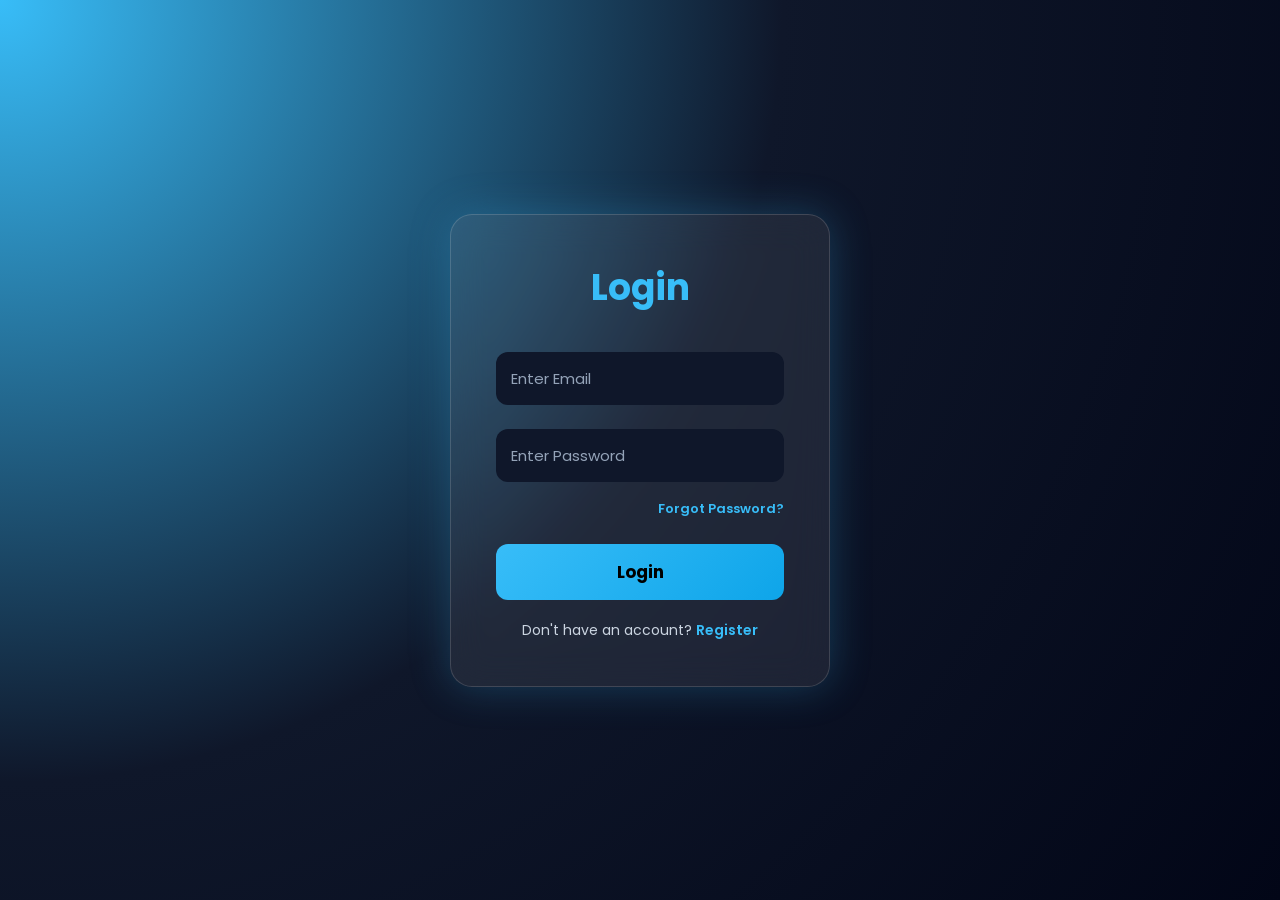
<file: Task3/index.html>
<!DOCTYPE html>
<html lang="en">
<head>
    <meta charset="UTF-8">
    <meta name="viewport" content="width=device-width, initial-scale=1.0">

    <title>VendorBridge ERP - Login</title>

    <link rel="stylesheet" href="style.css">

    <link href="https://fonts.googleapis.com/css2?family=Poppins:wght@300;400;600;700&display=swap" rel="stylesheet">
</head>
<body>

    <div class="auth-box">

        <h1>Login</h1>

        <form action="#" method="POST">

            <input
                type="email"
                name="email"
                placeholder="Enter Email"
                required
            >

            <input
                type="password"
                name="password"
                placeholder="Enter Password"
                required
            >

            <a href="#" class="forgot">
                Forgot Password?
            </a>

            <button type="submit">
                Login
            </button>

        </form>

        <p>
            Don't have an account?
            <a href="register.html">Register</a>
        </p>

    </div>

</body>
</html>
</file>
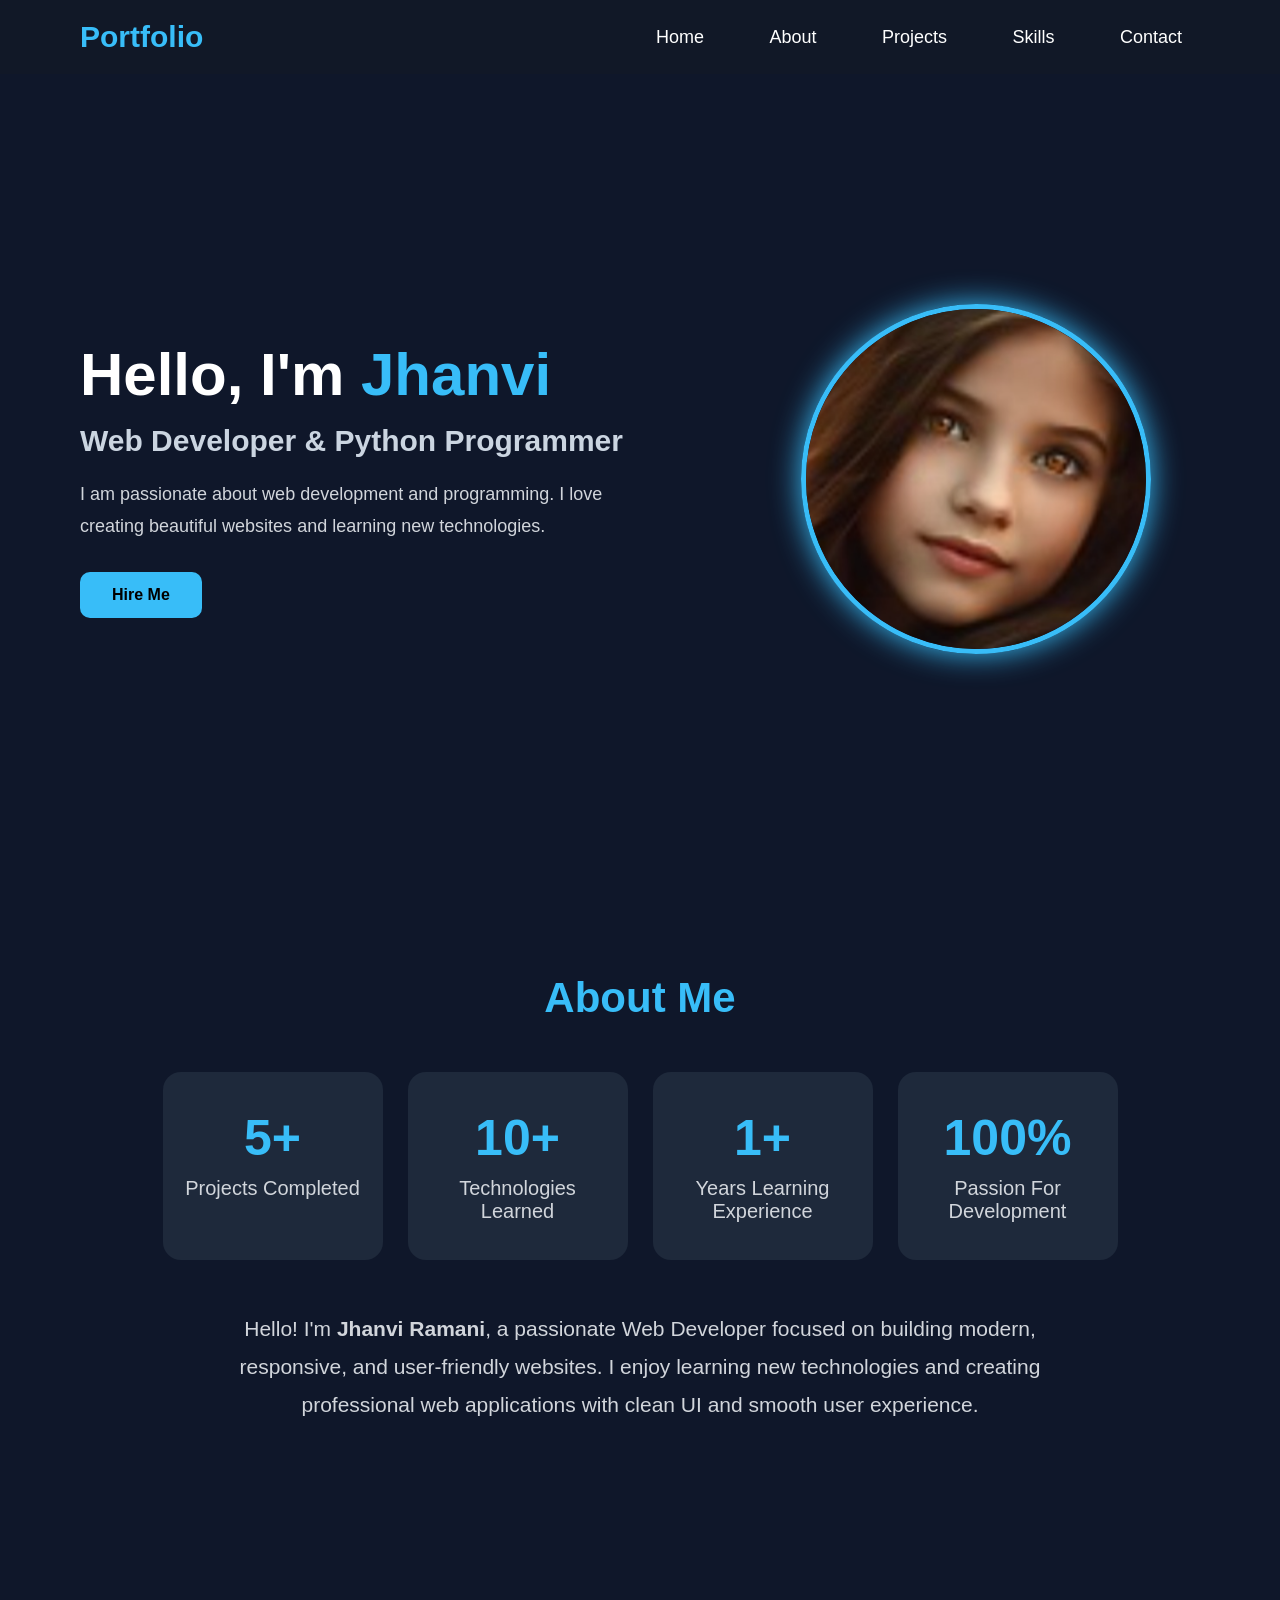
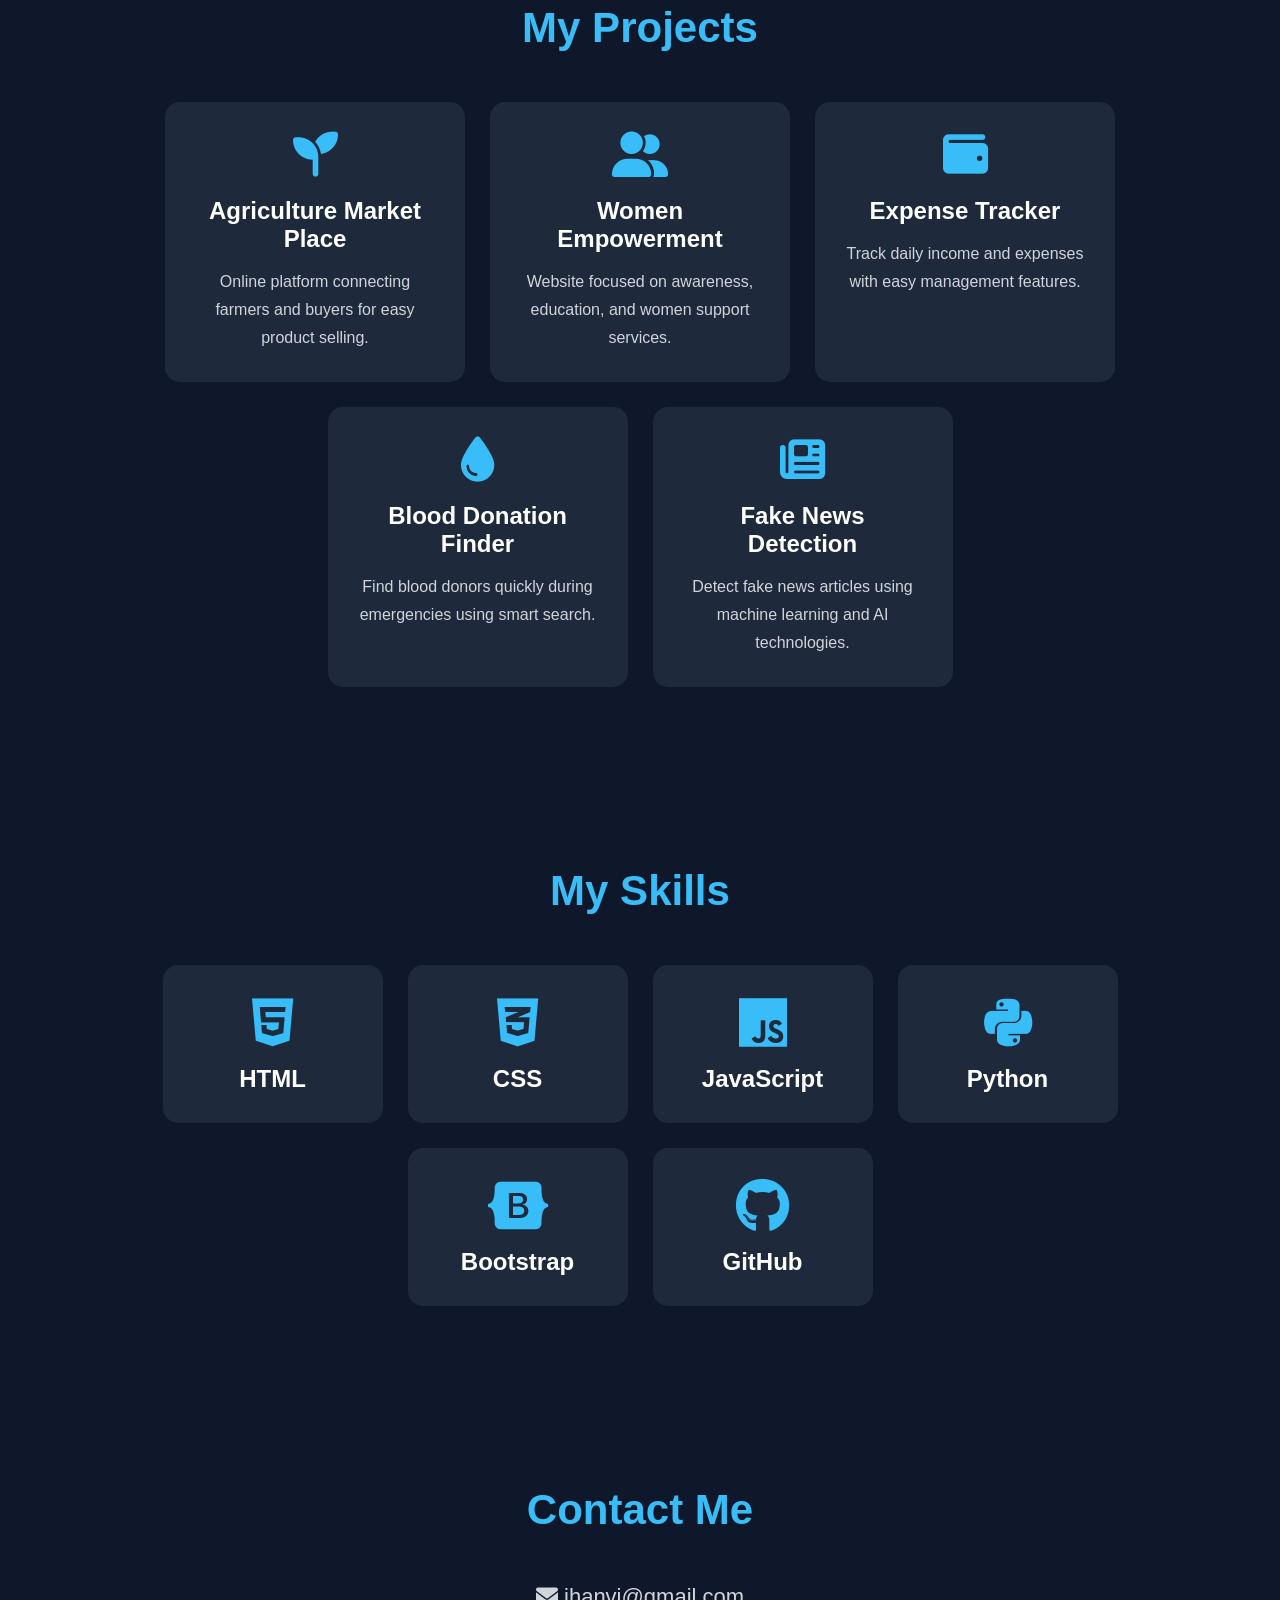
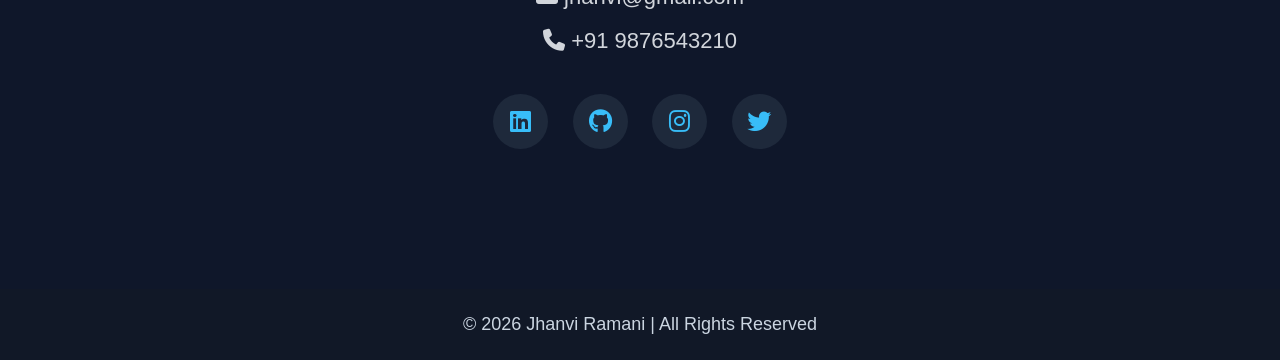
<file: Task1/portfolio/index.html>
<!DOCTYPE html>
<html lang="en">

<head>
    <meta charset="UTF-8">
    <meta name="viewport" content="width=device-width, initial-scale=1.0">
    <title>Personal Portfolio</title>

    <!-- CSS FILE -->
    <link rel="stylesheet" href="style.css">

    <!-- FONT AWESOME ICONS -->
    <link rel="stylesheet"
        href="https://cdnjs.cloudflare.com/ajax/libs/font-awesome/6.5.1/css/all.min.css">
</head>

<body>

    <!-- HEADER -->

    <header>

        <div class="logo">Portfolio</div>

        <nav>
            <a href="#home">Home</a>
            <a href="#about">About</a>
            <a href="#project">Projects</a>
            <a href="#skills">Skills</a>
            <a href="#contact">Contact</a>
        </nav>

    </header>

    <!-- HOME SECTION -->

    <section class="home" id="home">

        <div class="home-text">

            <h1>Hello, I'm <span>Jhanvi</span></h1>

            <h3>Web Developer & Python Programmer</h3>

            <p>
                I am passionate about web development and programming.
                I love creating beautiful websites and learning new technologies.
            </p>

            <a href="#contact" class="btn">Hire Me</a>

        </div>

        <div class="home-image">

            <img src="image.png" alt="Profile Photo">

        </div>

    </section>
<section class="about" id="about">

    <h2 class="title">About Me</h2>

    <div class="about-container">

        <div class="about-card">
            <h1>5+</h1>
            <p>Projects Completed</p>
        </div>

        <div class="about-card">
            <h1>10+</h1>
            <p>Technologies Learned</p>
        </div>

        <div class="about-card">
            <h1>1+</h1>
            <p>Years Learning Experience</p>
        </div>

        <div class="about-card">
            <h1>100%</h1>
            <p>Passion For Development</p>
        </div>

    </div>

    <div class="about-text">

        <p>
            Hello! I'm <strong>Jhanvi Ramani</strong>, a passionate Web Developer
            focused on building modern, responsive, and user-friendly websites.
            I enjoy learning new technologies and creating professional web
            applications with clean UI and smooth user experience.
        </p>

    </div>

</section>

    <!-- PROJECT SECTION -->

    <section id="project">

        <h2 class="title">My Projects</h2>

        <div class="project-container">

            <div class="project-box">
                <i class="fa-solid fa-seedling"></i>
                <h3>Agriculture Market Place</h3>
                <p>
                    Online platform connecting farmers and buyers
                    for easy product selling.
                </p>
            </div>

            <div class="project-box">
                <i class="fa-solid fa-user-group"></i>
                <h3>Women Empowerment</h3>
                <p>
                    Website focused on awareness, education,
                    and women support services.
                </p>
            </div>

            <div class="project-box">
                <i class="fa-solid fa-wallet"></i>
                <h3>Expense Tracker</h3>
                <p>
                    Track daily income and expenses with
                    easy management features.
                </p>
            </div>

            <div class="project-box">
                <i class="fa-solid fa-droplet"></i>
                <h3>Blood Donation Finder</h3>
                <p>
                    Find blood donors quickly during emergencies
                    using smart search.
                </p>
            </div>

            <div class="project-box">
                <i class="fa-solid fa-newspaper"></i>
                <h3>Fake News Detection</h3>
                <p>
                    Detect fake news articles using machine learning
                    and AI technologies.
                </p>
            </div>

        </div>

    </section>

    <!-- SKILLS SECTION -->

    <section id="skills">

        <h2 class="title">My Skills</h2>

        <div class="skills-container">

            <div class="skill-box">
                <i class="fa-brands fa-html5"></i>
                <h3>HTML</h3>
            </div>

            <div class="skill-box">
                <i class="fa-brands fa-css3-alt"></i>
                <h3>CSS</h3>
            </div>

            <div class="skill-box">
                <i class="fa-brands fa-js"></i>
                <h3>JavaScript</h3>
            </div>

            <div class="skill-box">
                <i class="fa-brands fa-python"></i>
                <h3>Python</h3>
            </div>

            <div class="skill-box">
                <i class="fa-brands fa-bootstrap"></i>
                <h3>Bootstrap</h3>
            </div>

            <div class="skill-box">
                <i class="fa-brands fa-github"></i>
                <h3>GitHub</h3>
            </div>

        </div>

    </section>

    <!-- CONTACT SECTION -->

    <section class="contact" id="contact">

        <h2 class="title">Contact Me</h2>

        <p>
            <i class="fa-solid fa-envelope"></i>
            jhanvi@gmail.com
        </p>

        <p>
            <i class="fa-solid fa-phone"></i>
            +91 9876543210
        </p>

        <div class="social-icons">

            <a href="#">
                <i class="fa-brands fa-linkedin"></i>
            </a>

            <a href="#">
                <i class="fa-brands fa-github"></i>
            </a>

            <a href="#">
                <i class="fa-brands fa-instagram"></i>
            </a>

            <a href="#">
                <i class="fa-brands fa-twitter"></i>
            </a>

        </div>

    </section>

    <!-- FOOTER -->

    <footer>

        <p>
            © 2026 Jhanvi Ramani | All Rights Reserved
        </p>

    </footer>

</body>

</html>
</file>
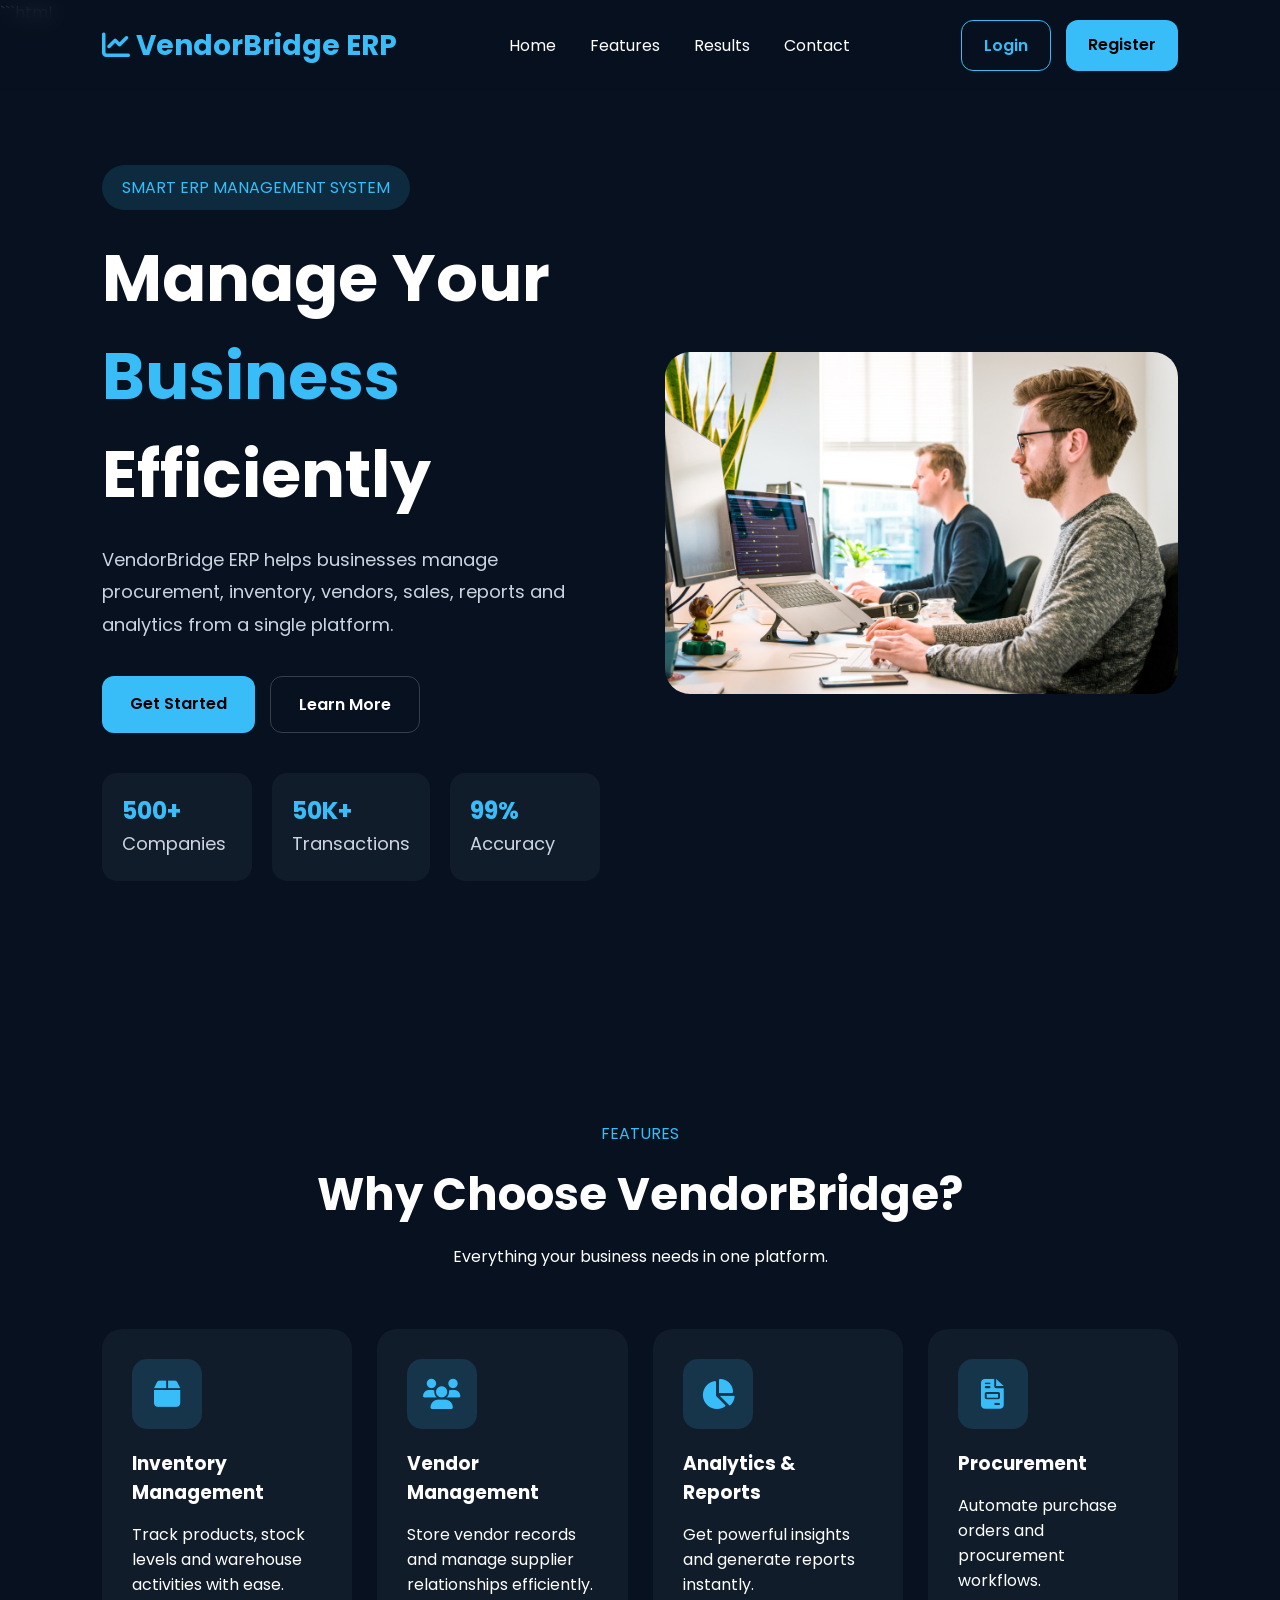
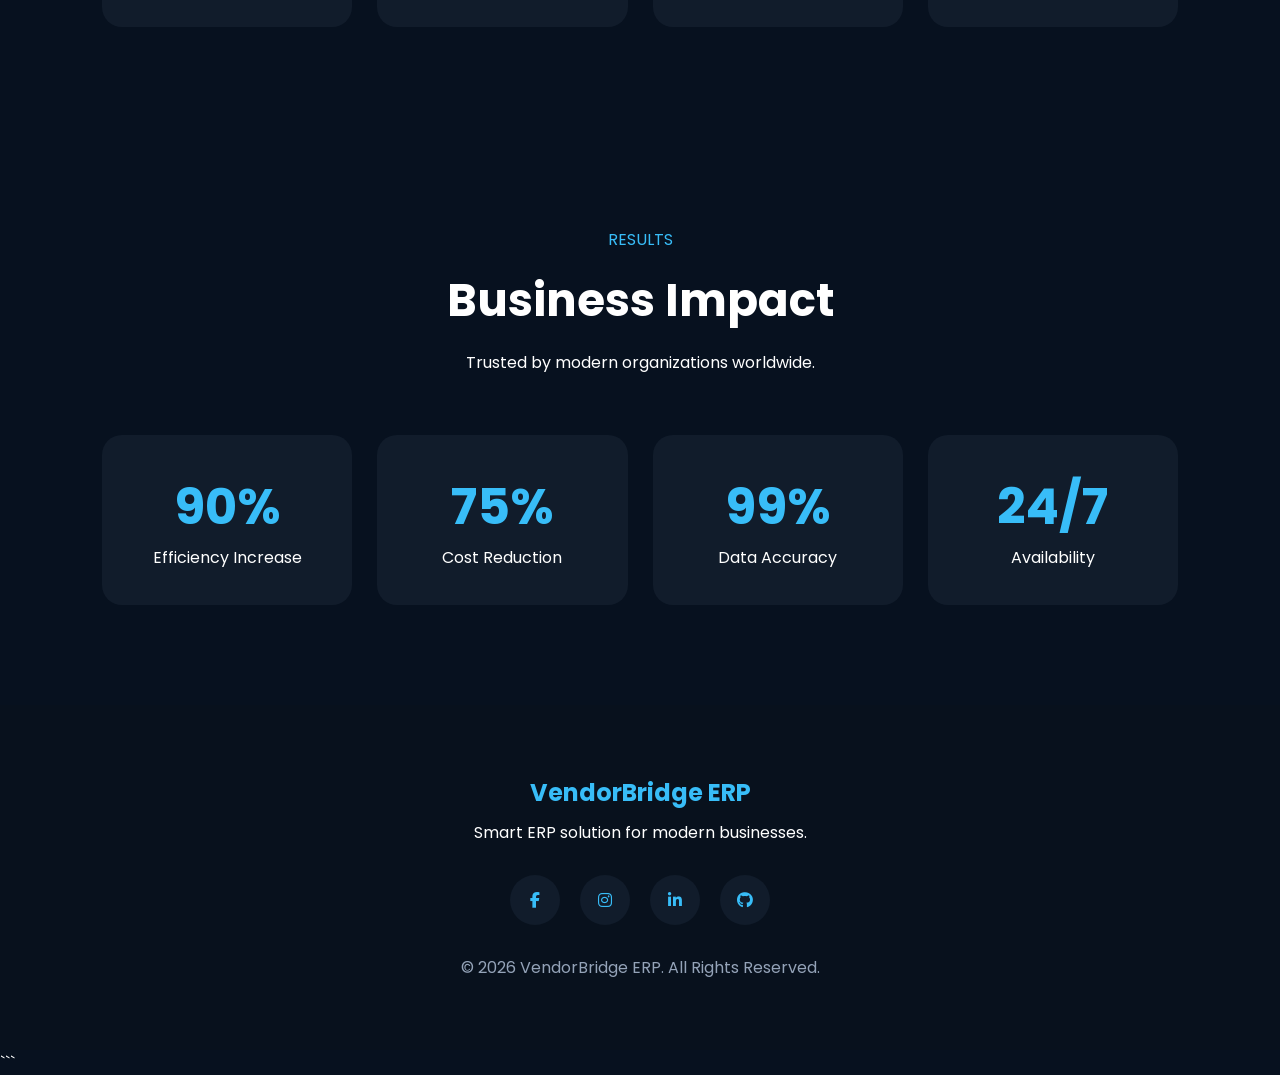
<file: Task2/landing__page/index.html>
```html
<!DOCTYPE html>
<html lang="en">
<head>
    <meta charset="UTF-8">
    <meta name="viewport" content="width=device-width, initial-scale=1.0">
    <title>VendorBridge ERP</title>

    <link rel="stylesheet" href="style.css">

    <link href="https://fonts.googleapis.com/css2?family=Poppins:wght@300;400;600;700;800&display=swap" rel="stylesheet">

    <link rel="stylesheet"
    href="https://cdnjs.cloudflare.com/ajax/libs/font-awesome/6.5.1/css/all.min.css">
</head>

<body>

<header>

    <div class="logo">
        <i class="fa-solid fa-chart-line"></i>
        VendorBridge ERP
    </div>

    <nav>
        <a href="#">Home</a>
        <a href="#features">Features</a>
        <a href="#results">Results</a>
        <a href="#footer">Contact</a>
    </nav>

    <div class="nav-buttons">
        <a href="login.html" class="login-btn">Login</a>
        <a href="register.html" class="register-btn">Register</a>
    </div>

</header>

<section class="hero">

    <div class="hero-content">

        <div class="tagline">
            SMART ERP MANAGEMENT SYSTEM
        </div>

        <h1>
            Manage Your
            <span>Business</span>
            Efficiently
        </h1>

        <p>
            VendorBridge ERP helps businesses manage procurement,
            inventory, vendors, sales, reports and analytics
            from a single platform.
        </p>

        <div class="hero-buttons">
            <a href="register.html" class="primary-btn">
                Get Started
            </a>

            <a href="#features" class="secondary-btn">
                Learn More
            </a>
        </div>

        <div class="hero-stats">

            <div class="stat-box">
                <h2>500+</h2>
                <p>Companies</p>
            </div>

            <div class="stat-box">
                <h2>50K+</h2>
                <p>Transactions</p>
            </div>

            <div class="stat-box">
                <h2>99%</h2>
                <p>Accuracy</p>
            </div>

        </div>

    </div>

    <div class="hero-image">

        <img
        src="image.png"
        alt="ERP Dashboard">

    </div>

</section>

<section id="features">

    <div class="section-heading">
        <span>FEATURES</span>
        <h2>Why Choose VendorBridge?</h2>
        <p>
            Everything your business needs in one platform.
        </p>
    </div>

    <div class="features-container">

        <div class="feature-card">

            <div class="icon-box">
                <i class="fa-solid fa-box"></i>
            </div>

            <h3>Inventory Management</h3>

            <p>
                Track products, stock levels and warehouse
                activities with ease.
            </p>

        </div>

        <div class="feature-card">

            <div class="icon-box">
                <i class="fa-solid fa-users"></i>
            </div>

            <h3>Vendor Management</h3>

            <p>
                Store vendor records and manage supplier
                relationships efficiently.
            </p>

        </div>

        <div class="feature-card">

            <div class="icon-box">
                <i class="fa-solid fa-chart-pie"></i>
            </div>

            <h3>Analytics & Reports</h3>

            <p>
                Get powerful insights and generate reports
                instantly.
            </p>

        </div>

        <div class="feature-card">

            <div class="icon-box">
                <i class="fa-solid fa-file-invoice"></i>
            </div>

            <h3>Procurement</h3>

            <p>
                Automate purchase orders and procurement
                workflows.
            </p>

        </div>

    </div>

</section>

<section id="results">

    <div class="section-heading">
        <span>RESULTS</span>
        <h2>Business Impact</h2>
        <p>
            Trusted by modern organizations worldwide.
        </p>
    </div>

    <div class="results-container">

        <div class="result-card">
            <h1>90%</h1>
            <p>Efficiency Increase</p>
        </div>

        <div class="result-card">
            <h1>75%</h1>
            <p>Cost Reduction</p>
        </div>

        <div class="result-card">
            <h1>99%</h1>
            <p>Data Accuracy</p>
        </div>

        <div class="result-card">
            <h1>24/7</h1>
            <p>Availability</p>
        </div>

    </div>

</section>

<footer id="footer">

    <div class="footer-content">

        <div class="footer-logo">
            <h2>VendorBridge ERP</h2>

            <p>
                Smart ERP solution for modern businesses.
            </p>
        </div>

        <div class="social-icons">

            <a href="#"><i class="fab fa-facebook-f"></i></a>

            <a href="#"><i class="fab fa-instagram"></i></a>

            <a href="#"><i class="fab fa-linkedin-in"></i></a>

            <a href="#"><i class="fab fa-github"></i></a>

        </div>

        <p class="copyright">
            © 2026 VendorBridge ERP. All Rights Reserved.
        </p>

    </div>

</footer>

</body>
</html>
```
</file>
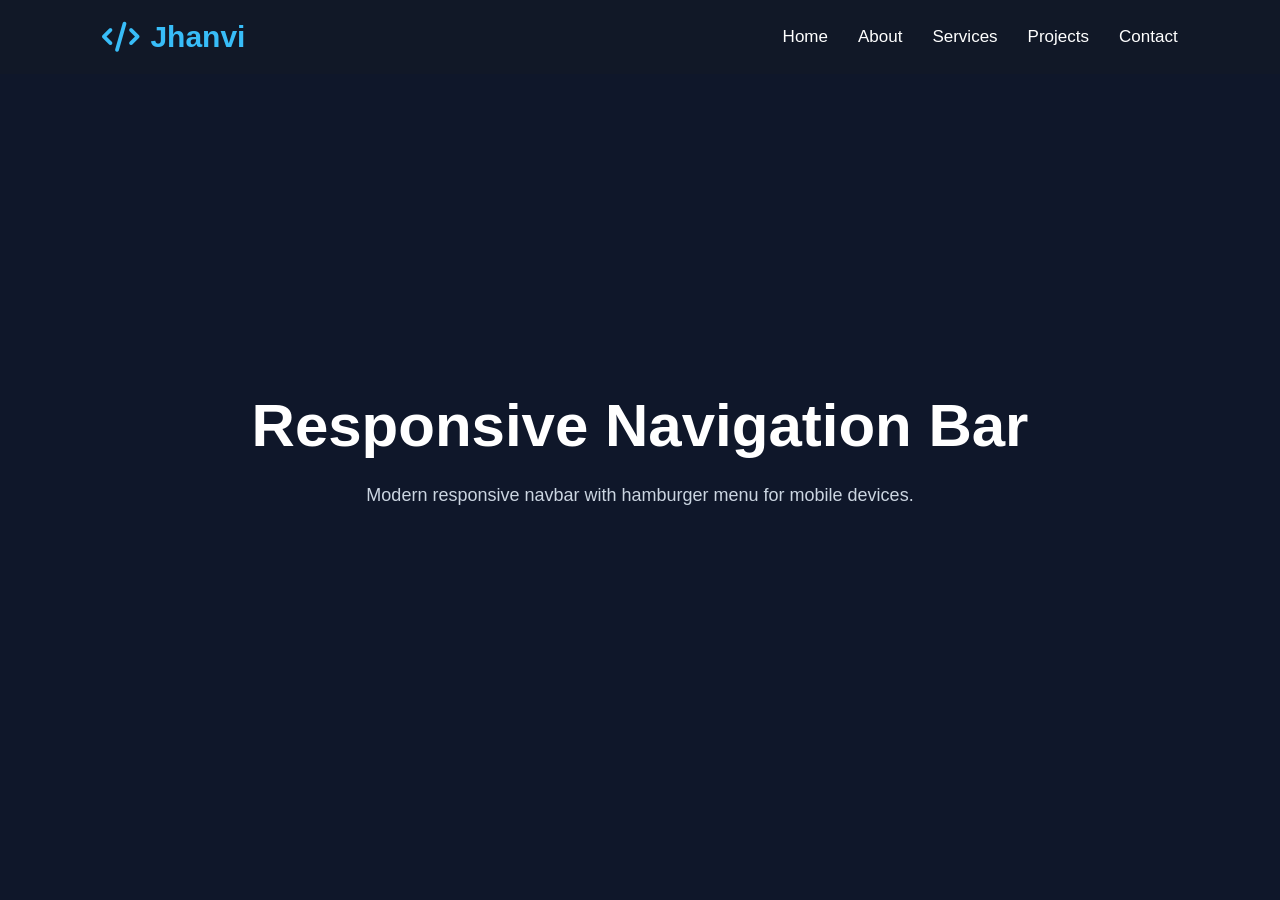
<file: Task4/Navigation_bar/index.html>
<!DOCTYPE html>
<html lang="en">

<head>

    <meta charset="UTF-8">

    <meta name="viewport" content="width=device-width, initial-scale=1.0">

    <title>Responsive Navbar</title>

    <!-- CSS -->
    <link rel="stylesheet" href="style.css">

    <!-- FONT AWESOME -->
    <link rel="stylesheet"
        href="https://cdnjs.cloudflare.com/ajax/libs/font-awesome/6.5.1/css/all.min.css">

</head>

<body>

    <!-- NAVBAR -->

    <header>

        <!-- LOGO -->

        <div class="logo">

            <i class="fa-solid fa-code"></i>

            Jhanvi

        </div>

        <!-- NAV MENU -->

        <nav id="navbar">

            <a href="#">Home</a>

            <a href="#">About</a>

            <a href="#">Services</a>

            <a href="#">Projects</a>

            <a href="#">Contact</a>

        </nav>

        <!-- HAMBURGER -->

        <div class="menu-icon" id="menuIcon">

            <i class="fa-solid fa-bars"></i>

        </div>

    </header>

    <!-- HERO SECTION -->

    <section class="hero">

        <h1>Responsive Navigation Bar</h1>

        <p>
            Modern responsive navbar with hamburger menu for mobile devices.
        </p>

    </section>

    <!-- JAVASCRIPT -->

    <script>

        const menuIcon = document.getElementById("menuIcon");

        const navbar = document.getElementById("navbar");

        menuIcon.onclick = () => {

            navbar.classList.toggle("active");

        }

    </script>

</body>

</html>
</file>
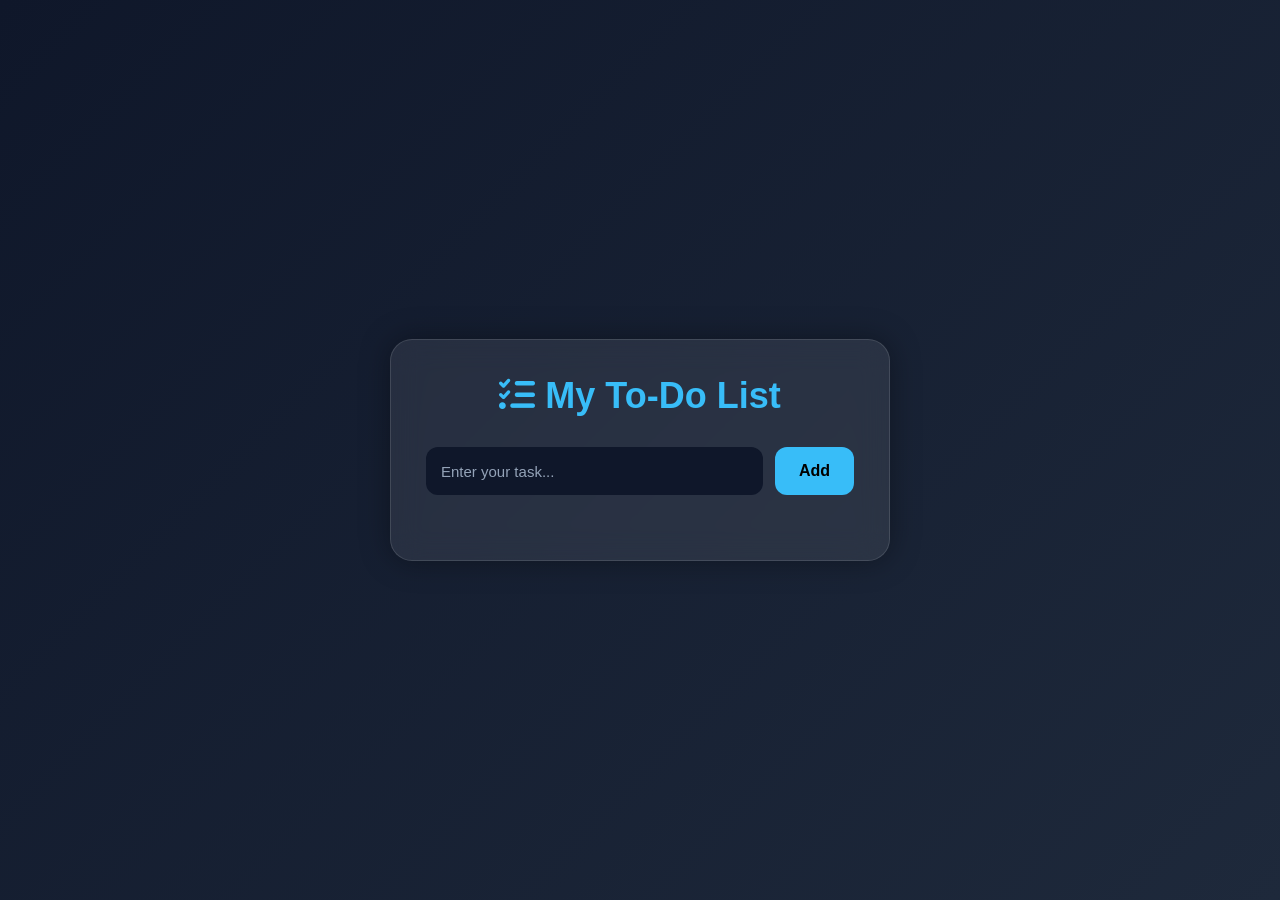
<file: Task5/to-do-list/index.html>
<!DOCTYPE html>
<html lang="en">

<head>

    <meta charset="UTF-8">

    <meta name="viewport" content="width=device-width, initial-scale=1.0">

    <title>To-Do List App</title>

    <!-- CSS -->
    <link rel="stylesheet" href="style.css">

    <!-- FONT AWESOME -->
    <link rel="stylesheet"
        href="https://cdnjs.cloudflare.com/ajax/libs/font-awesome/6.5.1/css/all.min.css">

</head>

<body>

    <!-- MAIN CONTAINER -->

    <div class="container">

        <!-- TODO BOX -->

        <div class="todo-box">

            <h1>
                <i class="fa-solid fa-list-check"></i>
                My To-Do List
            </h1>

            <!-- INPUT AREA -->

            <div class="input-area">

                <input type="text" id="taskInput"
                    placeholder="Enter your task...">

                <button onclick="addTask()">
                    Add
                </button>

            </div>

            <!-- TASK LIST -->

            <ul id="taskList"></ul>

        </div>

    </div>

    <!-- JAVASCRIPT -->
    <script src="script.js"></script>

</body>

</html>
</file>
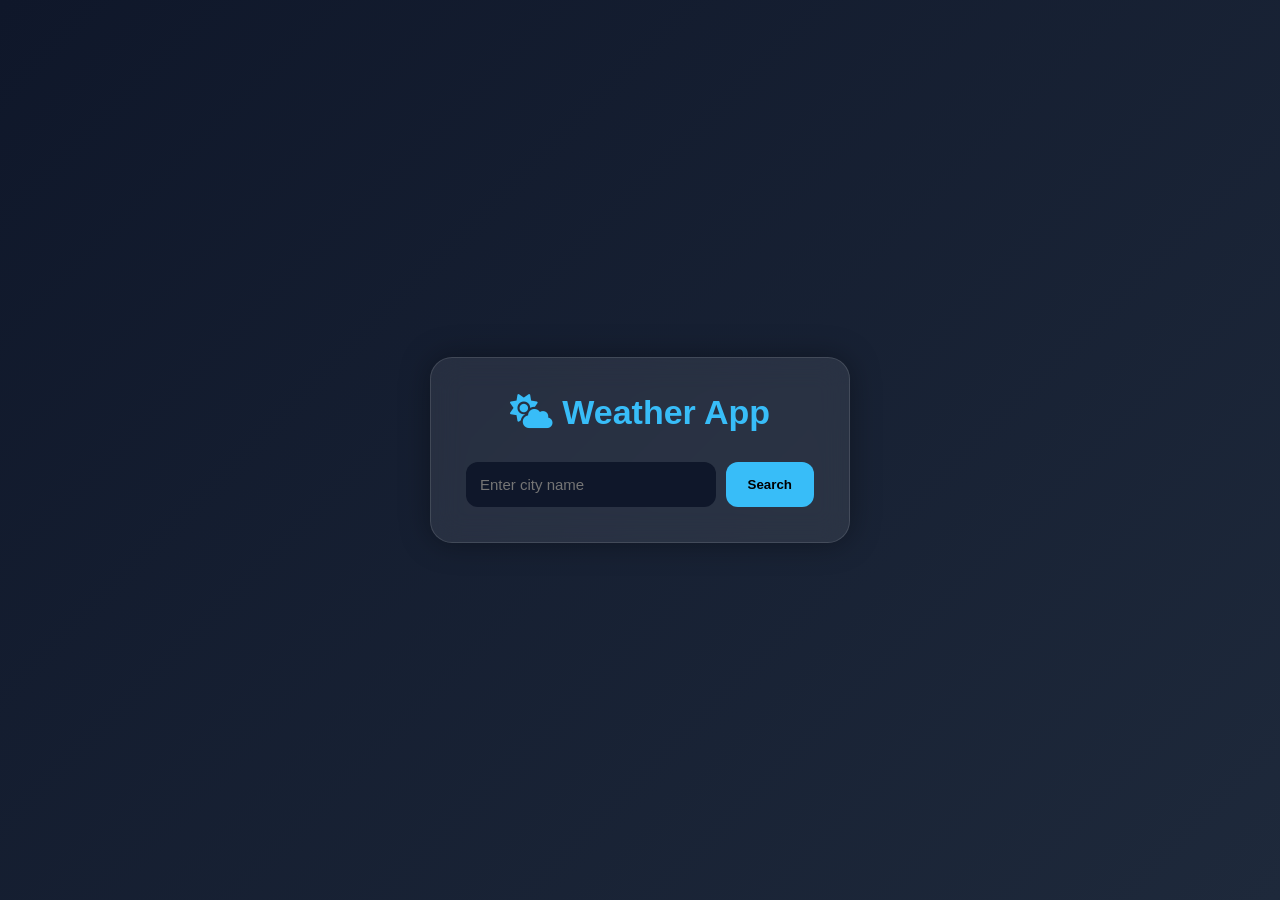
<file: Task6/api_integration/index.html>
<!DOCTYPE html>
<html lang="en">

<head>

    <meta charset="UTF-8">

    <meta name="viewport"
        content="width=device-width, initial-scale=1.0">

    <title>Weather App</title>

    <!-- CSS -->
    <link rel="stylesheet" href="style.css">

    <!-- FONT AWESOME -->
    <link rel="stylesheet"
        href="https://cdnjs.cloudflare.com/ajax/libs/font-awesome/6.5.1/css/all.min.css">

</head>

<body>

    <!-- MAIN CONTAINER -->

    <div class="container">

        <div class="weather-box">

            <h1>
                <i class="fa-solid fa-cloud-sun"></i>
                Weather App
            </h1>

            <!-- INPUT -->

            <div class="search-box">

                <input type="text"
                    id="cityInput"
                    placeholder="Enter city name">

                <button onclick="getWeather()">
                    Search
                </button>

            </div>

            <!-- LOADING -->

            <div id="loading" class="loading">
                Loading...
            </div>

            <!-- ERROR -->

            <div id="error" class="error">
                City not found!
            </div>

            <!-- WEATHER RESULT -->

            <div id="weatherResult" class="weather-result">

                <h2 id="cityName"></h2>

                <h3 id="temperature"></h3>

                <p id="description"></p>

                <p id="humidity"></p>

                <p id="wind"></p>

            </div>

        </div>

    </div>

    <!-- JS -->
    <script src="script.js"></script>

</body>

</html>
</file>
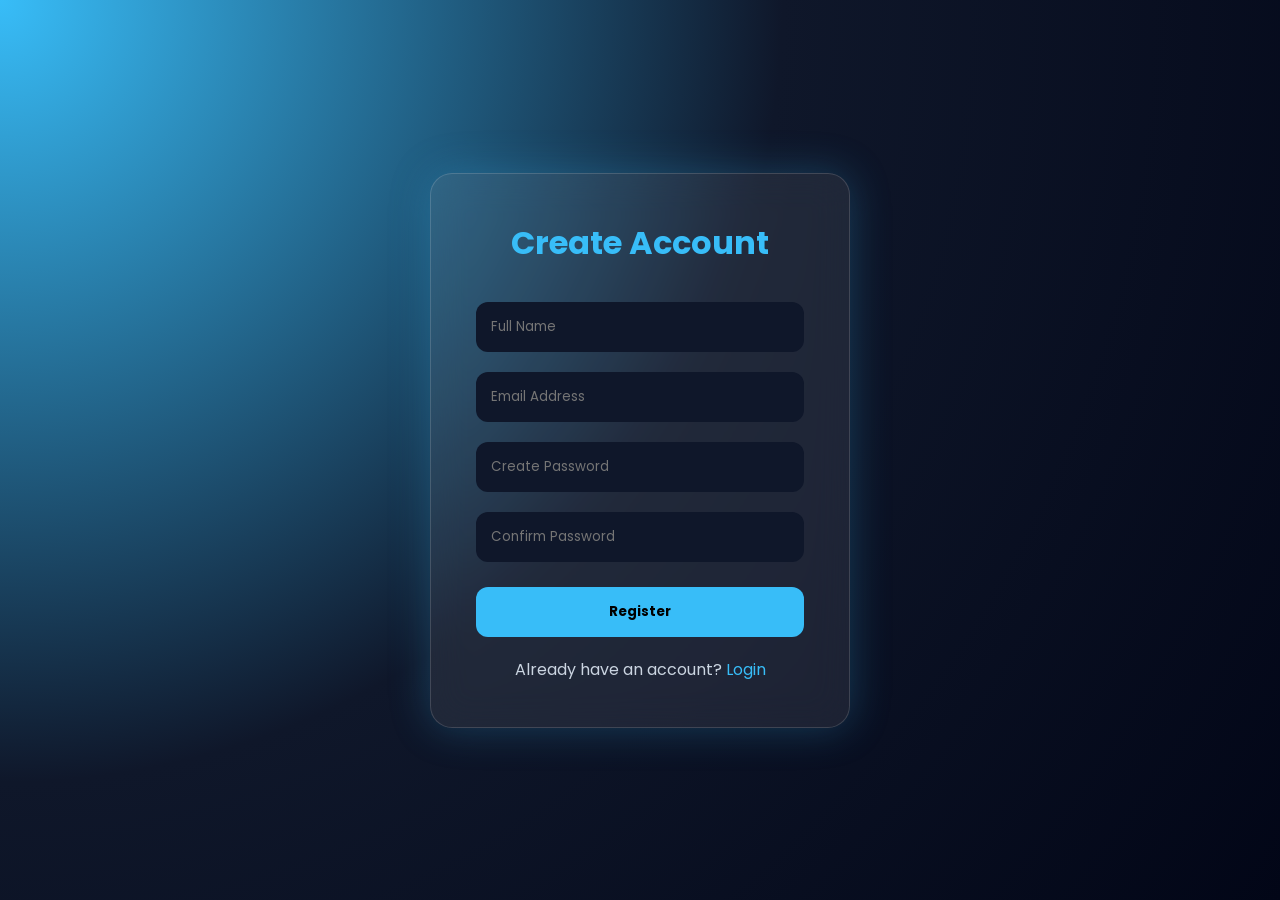
<file: Task2/landing__page/register.html>
<!DOCTYPE html>
<html lang="en">
<head>
<meta charset="UTF-8">
<meta name="viewport" content="width=device-width, initial-scale=1.0">

<title>Register</title>

<link rel="stylesheet" href="register.css">

<link href="https://fonts.googleapis.com/css2?family=Poppins:wght@300;400;600;700&display=swap" rel="stylesheet">
</head>

<body>

<div class="register-box">

    <h1>Create Account</h1>

    <form>

        <input type="text" placeholder="Full Name" required>

        <input type="email" placeholder="Email Address" required>

        <input type="password" placeholder="Create Password" required>

        <input type="password" placeholder="Confirm Password" required>

        <button type="submit">Register</button>

    </form>

    <p>
        Already have an account?
        <a href="login.html">Login</a>
    </p>

</div>

</body>
</html>
</file>
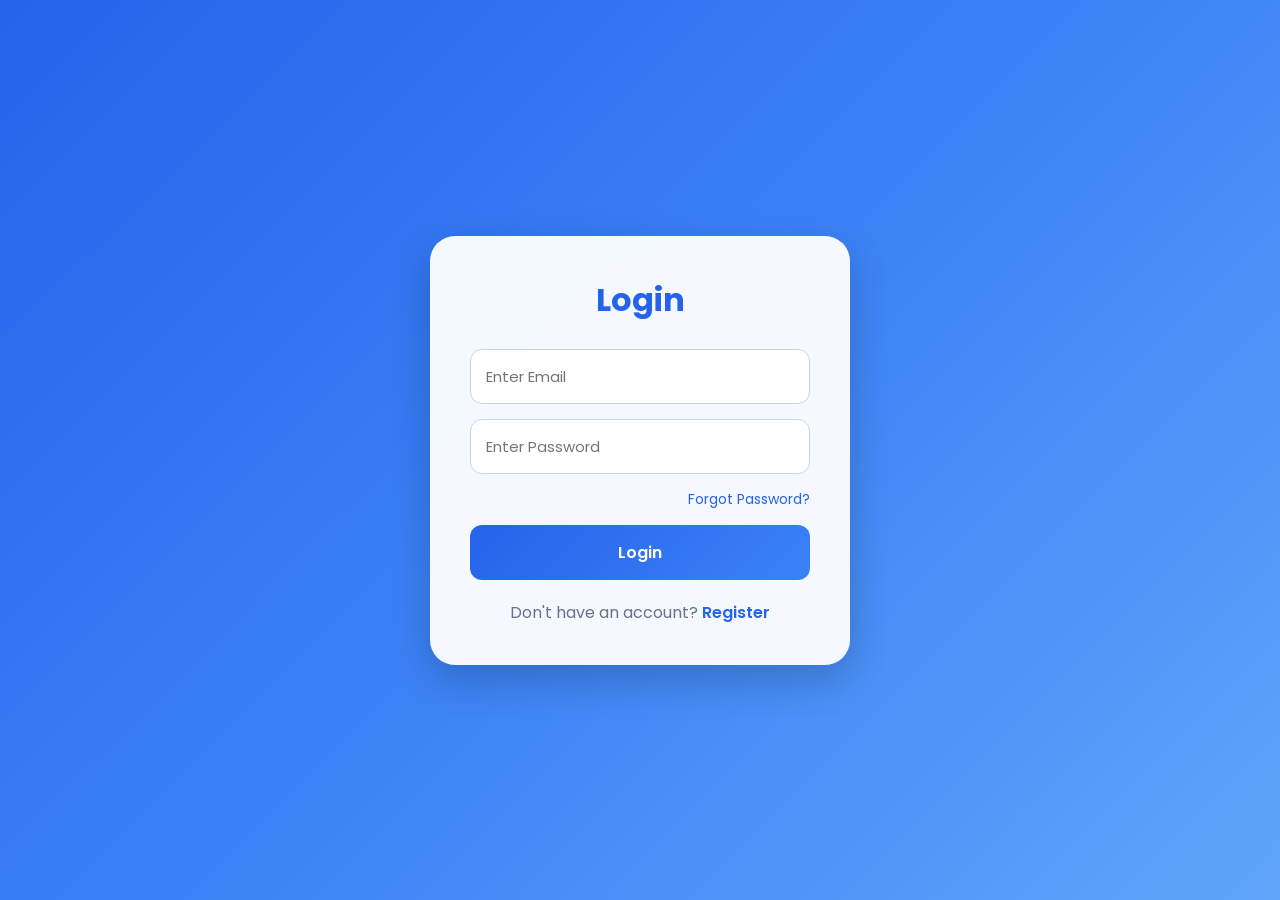
<file: Task7/multipage/login.html>
<!DOCTYPE html>
<html lang="en">
<head>
<meta charset="UTF-8">
<meta name="viewport" content="width=device-width, initial-scale=1.0">

<title>Login</title>

<link rel="stylesheet" href="login.css">

<link href="https://fonts.googleapis.com/css2?family=Poppins:wght@300;400;600;700&display=swap" rel="stylesheet">
</head>

<body>

<div class="auth-box">

<h1>Login</h1>

<form>

<input type="email" placeholder="Enter Email" required>

<input type="password" placeholder="Enter Password" required>

<a href="#" class="forgot">
Forgot Password?
</a>

<button type="submit">
Login
</button>

</form>

<p>
Don't have an account?
<a href="register.html">Register</a>
</p>

</div>

</body>
</html>
</file>
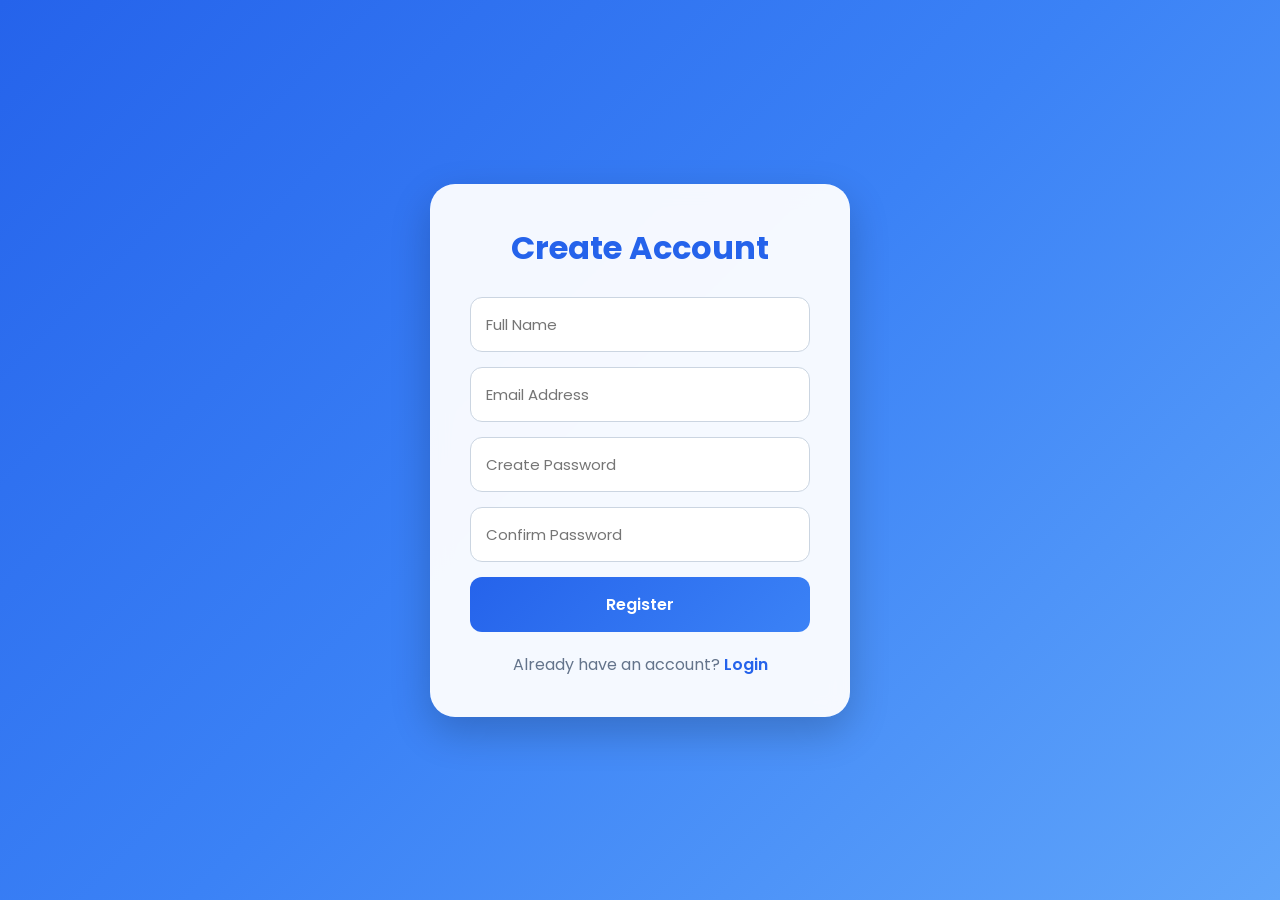
<file: Task7/multipage/register.html>
<!DOCTYPE html>
<html lang="en">
<head>
<meta charset="UTF-8">
<meta name="viewport" content="width=device-width, initial-scale=1.0">

<title>Register</title>

<link rel="stylesheet" href="login.css">

<link href="https://fonts.googleapis.com/css2?family=Poppins:wght@300;400;600;700&display=swap" rel="stylesheet">
</head>

<body>

<div class="auth-box">

<h1>Create Account</h1>

<form>

<input type="text" placeholder="Full Name" required>

<input type="email" placeholder="Email Address" required>

<input type="password" placeholder="Create Password" required>

<input type="password" placeholder="Confirm Password" required>

<button type="submit">
Register
</button>

</form>

<p>
Already have an account?
<a href="login.html">Login</a>
</p>

</div>

</body>
</html>
</file>
<file: Task3/style.css>
/* ================= GLOBAL ================= */

*{
    margin:0;
    padding:0;
    box-sizing:border-box;
    font-family:'Poppins', sans-serif;
}

/* ================= BACKGROUND ================= */

body{
    height:100vh;
    display:flex;
    justify-content:center;
    align-items:center;

    background: radial-gradient(circle at top left, #38bdf8, #0f172a, #020617);
}

/* ================= BOX ================= */

.auth-box{
    width:380px;
    padding:45px;
    border-radius:22px;

    background: rgba(255,255,255,0.08);
    backdrop-filter: blur(18px);

    border: 1px solid rgba(255,255,255,0.15);

    box-shadow: 0px 0px 40px rgba(56,189,248,0.25);

    text-align:center;
}

/* ================= TITLE ================= */

.auth-box h1{
    color:#38bdf8;
    font-size:36px;
    margin-bottom:25px;
}

/* ================= INPUT ================= */

.auth-box input{
    width:100%;
    padding:15px;
    margin:12px 0;

    border:none;
    outline:none;
    border-radius:12px;

    background:#0f172a;
    color:white;
    font-size:15px;

    transition:0.3s;
}

.auth-box input:focus{
    border:1px solid #38bdf8;
    box-shadow:0 0 10px rgba(56,189,248,0.4);
}

.auth-box input::placeholder{
    color:#94a3b8;
}

/* ================= FORGOT PASSWORD ================= */

.forgot{
    display:block;
    text-align:right;
    margin-top:5px;
    margin-bottom:15px;

    color:#38bdf8;
    font-size:13px;
    text-decoration:none;

    transition:0.3s;
}

.forgot:hover{
    color:white;
}

/* ================= BUTTON ================= */

.auth-box button{
    width:100%;
    padding:15px;
    margin-top:10px;

    border:none;
    border-radius:12px;

    background: linear-gradient(135deg, #38bdf8, #0ea5e9);
    color:black;

    font-size:17px;
    font-weight:700;

    cursor:pointer;
    transition:0.3s;
}

.auth-box button:hover{
    transform:translateY(-4px);
    box-shadow:0px 10px 25px rgba(56,189,248,0.35);
}

.auth-box button:active{
    transform:scale(0.96);
}

/* ================= TEXT ================= */

.auth-box p{
    margin-top:20px;
    color:#cbd5e1;
    font-size:14px;
}

.auth-box a{
    color:#38bdf8;
    text-decoration:none;
    font-weight:600;
}

.auth-box a:hover{
    color:white;
}

/* ================= INFO TEXT (FORGOT PAGE) ================= */

.info{
    color:#cbd5e1;
    font-size:13px;
    margin-bottom:15px;
    line-height:20px;
}

/* ================= RESPONSIVE ================= */

@media(max-width:450px){
    .auth-box{
        width:90%;
        padding:35px;
    }

    .auth-box h1{
        font-size:30px;
    }
}
</file>
<file: Task1/portfolio/style.css>
/* ================= GLOBAL ================= */

*{
    margin:0;
    padding:0;
    box-sizing:border-box;
    font-family: Arial, sans-serif;
    scroll-behavior:smooth;
}

body{
    background:#0f172a;
    color:white;
}

/* ================= HEADER ================= */

header{
    width:100%;
    background:#111827;
    padding:20px 80px;
    display:flex;
    justify-content:space-between;
    align-items:center;
    position:sticky;
    top:0;
    z-index:1000;
}

.logo{
    font-size:30px;
    font-weight:bold;
    color:#38bdf8;
    cursor:pointer;
}

/* ================= NAVBAR ================= */

nav a{
    color:white;
    text-decoration:none;
    margin-left:25px;
    font-size:18px;
    transition:0.3s;
    padding:10px 18px;
    border-radius:8px;
}

nav a:hover{
    background:#38bdf8;
    color:black;
}

nav a:active{
    transform:scale(0.90);
    background:white;
}

/* ================= HOME SECTION ================= */

.home{
    min-height:90vh;
    display:flex;
    align-items:center;
    justify-content:space-between;
    padding:50px 80px;
}

.home-text{
    width:50%;
}

.home-text h1{
    font-size:60px;
    margin-bottom:15px;
}

.home-text h1 span{
    color:#38bdf8;
}

.home-text h3{
    font-size:30px;
    margin-bottom:20px;
    color:#cbd5e1;
}

.home-text p{
    font-size:18px;
    line-height:32px;
    color:#d1d5db;
}

/* ================= BUTTON ================= */

.btn{
    display:inline-block;
    margin-top:30px;
    padding:14px 32px;
    background:#38bdf8;
    color:black;
    text-decoration:none;
    border-radius:10px;
    font-weight:bold;
    transition:0.3s;
}

.btn:hover{
    background:white;
    transform:translateY(-5px);
    box-shadow:0px 0px 15px #38bdf8;
}

.btn:active{
    transform:scale(0.92);
    background:#0ea5e9;
}

/* ================= IMAGE ================= */

.home-image{
    width:40%;
    display:flex;
    justify-content:center;
}

.home-image img{
    width:350px;
    height:350px;
    border-radius:50%;
    object-fit:cover;
    border:5px solid #38bdf8;
    box-shadow:0px 0px 30px #38bdf8;
    transition:0.5s;
}

.home-image img:hover{
    transform:scale(1.05);
}

/* ================= SECTION ================= */

section{
    padding:90px 80px;
}

.title{
    text-align:center;
    font-size:42px;
    margin-bottom:50px;
    color:#38bdf8;
}

/* ================= ABOUT SECTION ================= */

.about-container{
    display:flex;
    justify-content:center;
    flex-wrap:wrap;
    gap:25px;
    margin-bottom:50px;
}

.about-card{
    width:220px;
    background:#1e293b;
    padding:35px 20px;
    border-radius:18px;
    text-align:center;
    transition:0.3s;
    cursor:pointer;
    border:2px solid transparent;
}

.about-card h1{
    font-size:50px;
    color:#38bdf8;
    margin-bottom:10px;
}

.about-card p{
    font-size:20px;
    color:#d1d5db;
}

/* Hover Effect */

.about-card:hover{
    transform:translateY(-10px);
    background:#38bdf8;
    box-shadow:0px 0px 20px #38bdf8;
}

.about-card:hover h1,
.about-card:hover p{
    color:black;
}

/* About Text */

.about-text{
    max-width:900px;
    margin:auto;
    text-align:center;
}

.about-text p{
    font-size:21px;
    line-height:38px;
    color:#d1d5db;
}

/* ================= PROJECT SECTION ================= */

.project-container{
    display:flex;
    justify-content:center;
    flex-wrap:wrap;
    gap:25px;
}

.project-box{
    width:300px;
    background:#1e293b;
    padding:30px;
    border-radius:15px;
    text-align:center;
    transition:0.3s;
    cursor:pointer;
}

.project-box i{
    font-size:45px;
    margin-bottom:20px;
    color:#38bdf8;
}

.project-box h3{
    margin-bottom:15px;
    font-size:24px;
}

.project-box p{
    color:#d1d5db;
    line-height:28px;
}

.project-box:hover{
    transform:translateY(-10px);
    background:#38bdf8;
    color:black;
    box-shadow:0px 0px 20px #38bdf8;
}

.project-box:hover p,
.project-box:hover i{
    color:black;
}

/* ================= SKILLS ================= */

.skills-container{
    display:flex;
    justify-content:center;
    flex-wrap:wrap;
    gap:25px;
}

.skill-box{
    width:220px;
    background:#1e293b;
    padding:30px;
    border-radius:15px;
    text-align:center;
    transition:0.3s;
    cursor:pointer;
}

.skill-box i{
    font-size:55px;
    margin-bottom:15px;
    color:#38bdf8;
}

.skill-box h3{
    font-size:24px;
}

.skill-box:hover{
    transform:translateY(-10px);
    background:#38bdf8;
    color:black;
    box-shadow:0px 0px 20px #38bdf8;
}

.skill-box:hover i{
    color:black;
}

/* ================= CONTACT ================= */

.contact{
    text-align:center;
}

.contact p{
    font-size:22px;
    margin:18px;
    color:#d1d5db;
}

/* ================= SOCIAL ICONS ================= */

.social-icons{
    margin-top:30px;
}

.social-icons a{
    display:inline-block;
    margin:10px;
    width:55px;
    height:55px;
    line-height:55px;
    text-align:center;
    border-radius:50%;
    background:#1e293b;
    color:#38bdf8;
    font-size:24px;
    transition:0.3s;
}

.social-icons a:hover{
    background:#38bdf8;
    color:black;
    transform:translateY(-5px);
    box-shadow:0px 0px 15px #38bdf8;
}

/* ================= FOOTER ================= */

footer{
    background:#111827;
    padding:25px;
    text-align:center;
    margin-top:40px;
}

footer p{
    color:#cbd5e1;
    font-size:18px;
}

/* ================= RESPONSIVE ================= */

@media(max-width:900px){

    header{
        padding:20px;
        flex-direction:column;
    }

    nav{
        margin-top:15px;
    }

    nav a{
        margin:8px;
        display:inline-block;
    }

    .home{
        flex-direction:column-reverse;
        text-align:center;
        padding:50px 20px;
    }

    .home-text{
        width:100%;
        margin-top:40px;
    }

    .home-text h1{
        font-size:45px;
    }

    .home-text h3{
        font-size:24px;
    }

    .home-image{
        width:100%;
    }

    .home-image img{
        width:250px;
        height:250px;
    }

    section{
        padding:60px 20px;
    }

    .title{
        font-size:35px;
    }

    .about p{
        font-size:18px;
        line-height:32px;
    }

    .skill-box,
    .project-box{
        width:90%;
    }

}
</file>
<file: Task2/landing__page/style.css>
*{
    margin:0;
    padding:0;
    box-sizing:border-box;
    font-family:'Poppins',sans-serif;
}

body{
    background:#07111f;
    color:white;
    overflow-x:hidden;
}

/* Header */

header{
    width:100%;
    padding:20px 8%;
    display:flex;
    justify-content:space-between;
    align-items:center;
    position:fixed;
    top:0;
    left:0;
    backdrop-filter:blur(10px);
    background:rgba(7,17,31,0.8);
    z-index:1000;
}

.logo{
    font-size:28px;
    font-weight:700;
    color:#38bdf8;
}

nav a{
    color:white;
    text-decoration:none;
    margin:0 15px;
    transition:.3s;
}

nav a:hover{
    color:#38bdf8;
}

.nav-buttons{
    display:flex;
    gap:15px;
}

.login-btn,
.register-btn{
    padding:12px 22px;
    border-radius:12px;
    text-decoration:none;
    font-weight:600;
}

.login-btn{
    border:1px solid #38bdf8;
    color:#38bdf8;
}

.register-btn{
    background:#38bdf8;
    color:black;
}

/* Hero */

.hero{
    min-height:100vh;
    padding:140px 8%;
    display:flex;
    align-items:center;
    justify-content:space-between;
    gap:50px;
}

.hero-content{
    flex:1;
}

.tagline{
    display:inline-block;
    padding:10px 20px;
    border-radius:30px;
    background:rgba(56,189,248,.15);
    color:#38bdf8;
    margin-bottom:20px;
}

.hero-content h1{
    font-size:65px;
    margin-bottom:20px;
}

.hero-content h1 span{
    color:#38bdf8;
}

.hero-content p{
    color:#cbd5e1;
    line-height:1.8;
    font-size:18px;
}

.hero-buttons{
    margin-top:35px;
    display:flex;
    gap:15px;
}

.primary-btn,
.secondary-btn{
    padding:15px 28px;
    border-radius:12px;
    text-decoration:none;
    font-weight:600;
}

.primary-btn{
    background:#38bdf8;
    color:black;
}

.secondary-btn{
    border:1px solid #ffffff30;
    color:white;
}

.hero-image{
    flex:1;
}

.hero-image img{
    width:100%;
    border-radius:25px;
}

/* Stats */

.hero-stats{
    margin-top:40px;
    display:flex;
    gap:20px;
    flex-wrap:wrap;
}

.stat-box{
    background:#111c2b;
    padding:20px;
    border-radius:15px;
    min-width:150px;
}

.stat-box h2{
    color:#38bdf8;
}

/* Sections */

section{
    padding:100px 8%;
}

.section-heading{
    text-align:center;
    margin-bottom:60px;
}

.section-heading span{
    color:#38bdf8;
}

.section-heading h2{
    margin:15px 0;
    font-size:45px;
}

/* Features */

.features-container{
    display:grid;
    grid-template-columns:repeat(auto-fit,minmax(250px,1fr));
    gap:25px;
}

.feature-card{
    background:#111c2b;
    padding:30px;
    border-radius:20px;
    transition:.3s;
}

.feature-card:hover{
    transform:translateY(-8px);
}

.icon-box{
    width:70px;
    height:70px;
    background:rgba(56,189,248,.15);
    border-radius:15px;
    display:flex;
    justify-content:center;
    align-items:center;
    margin-bottom:20px;
}

.icon-box i{
    color:#38bdf8;
    font-size:30px;
}

.feature-card h3{
    margin-bottom:15px;
}

/* Results */

.results-container{
    display:grid;
    grid-template-columns:repeat(auto-fit,minmax(220px,1fr));
    gap:25px;
}

.result-card{
    background:#111c2b;
    padding:35px;
    border-radius:20px;
    text-align:center;
}

.result-card h1{
    color:#38bdf8;
    font-size:50px;
}

/* Footer */

footer{
    background:#08111d;
    text-align:center;
    padding:70px 20px;
}

.footer-logo h2{
    color:#38bdf8;
    margin-bottom:10px;
}

.social-icons{
    margin:30px 0;
}

.social-icons a{
    width:50px;
    height:50px;
    display:inline-flex;
    justify-content:center;
    align-items:center;
    background:#111c2b;
    border-radius:50%;
    color:#38bdf8;
    text-decoration:none;
    margin:0 8px;
}

.copyright{
    color:#94a3b8;
}

/* Responsive */

@media(max-width:900px){

    .hero{
        flex-direction:column;
        text-align:center;
    }

    .hero-content h1{
        font-size:45px;
    }

    .hero-buttons,
    .hero-stats{
        justify-content:center;
    }

    header{
        flex-direction:column;
        gap:15px;
    }
}
</file>
<file: Task4/Navigation_bar/style.css>
/* ================= GLOBAL ================= */

*{
    margin:0;
    padding:0;
    box-sizing:border-box;
    font-family:'Poppins', sans-serif;
}

/* ================= BODY ================= */

body{
    background:#0f172a;
    color:white;
}

/* ================= HEADER ================= */

header{
    width:100%;
    padding:20px 8%;
    display:flex;
    justify-content:space-between;
    align-items:center;

    background:#111827;

    position:fixed;
    top:0;
    left:0;

    z-index:1000;
}

/* ================= LOGO ================= */

.logo{
    font-size:30px;
    font-weight:700;
    color:#38bdf8;

    display:flex;
    align-items:center;
    gap:10px;
}

/* ================= NAVBAR ================= */

nav{
    display:flex;
    gap:30px;
}

nav a{
    color:white;
    text-decoration:none;
    font-size:17px;
    transition:0.3s;
}

nav a:hover{
    color:#38bdf8;
}

/* ================= MENU ICON ================= */

.menu-icon{
    font-size:28px;
    color:white;
    cursor:pointer;
    display:none;
}

/* ================= HERO ================= */

.hero{
    height:100vh;

    display:flex;
    justify-content:center;
    align-items:center;
    flex-direction:column;

    text-align:center;
    padding:20px;
}

.hero h1{
    font-size:60px;
    margin-bottom:20px;
}

.hero p{
    color:#cbd5e1;
    font-size:18px;
    max-width:700px;
    line-height:30px;
}

/* ================= RESPONSIVE ================= */

@media(max-width:768px){

    /* show hamburger */

    .menu-icon{
        display:block;
    }

    /* mobile navbar */

    nav{
        position:absolute;
        top:80px;
        left:-100%;

        width:100%;
        background:#111827;

        flex-direction:column;
        text-align:center;

        padding:25px 0;

        transition:0.4s;
    }

    nav a{
        margin:15px 0;
        display:block;
    }

    /* active menu */

    nav.active{
        left:0;
    }

    .hero h1{
        font-size:38px;
    }

    .hero p{
        font-size:16px;
    }

}
</file>
<file: Task5/to-do-list/style.css>
/* ================= GLOBAL ================= */

*{
    margin:0;
    padding:0;
    box-sizing:border-box;
    font-family:'Poppins', sans-serif;
}

/* ================= BODY ================= */

body{
    min-height:100vh;

    display:flex;
    justify-content:center;
    align-items:center;

    padding:20px;

    background:linear-gradient(135deg,#0f172a,#1e293b);
}

/* ================= CONTAINER ================= */

.container{
    width:100%;

    display:flex;
    justify-content:center;
    align-items:center;
}

/* ================= TODO BOX ================= */

.todo-box{
    width:500px;

    background:rgba(255,255,255,0.08);

    backdrop-filter:blur(15px);

    border:1px solid rgba(255,255,255,0.12);

    border-radius:22px;

    padding:35px;

    box-shadow:0px 0px 30px rgba(0,0,0,0.35);
}

/* ================= TITLE ================= */

.todo-box h1{
    text-align:center;

    color:#38bdf8;

    margin-bottom:30px;

    font-size:36px;
}

/* ================= INPUT AREA ================= */

.input-area{
    display:flex;
    gap:12px;
}

/* INPUT */

.input-area input{
    flex:1;

    padding:15px;

    border:none;
    outline:none;

    border-radius:12px;

    background:#0f172a;

    color:white;

    font-size:15px;
}

/* PLACEHOLDER */

.input-area input::placeholder{
    color:#94a3b8;
}

/* ADD BUTTON */

.input-area button{
    padding:15px 24px;

    border:none;

    border-radius:12px;

    background:#38bdf8;

    color:black;

    font-size:16px;
    font-weight:700;

    cursor:pointer;

    transition:0.3s;
}

/* HOVER */

.input-area button:hover{
    transform:translateY(-3px);

    box-shadow:0px 5px 15px rgba(56,189,248,0.4);
}

/* ================= TASK LIST ================= */

#taskList{
    margin-top:30px;
}

/* ================= TASK ================= */

.task{
    background:#111827;

    padding:15px;

    margin-bottom:15px;

    border-radius:14px;

    display:flex;
    justify-content:space-between;
    align-items:center;

    transition:0.3s;
}

/* TASK HOVER */

.task:hover{
    transform:translateY(-2px);

    box-shadow:0px 5px 15px rgba(0,0,0,0.3);
}

/* ================= TASK TEXT ================= */

.task span{
    color:white;

    font-size:16px;

    word-break:break-word;
}

/* ================= COMPLETED TASK ================= */

.completed{
    text-decoration:line-through;

    opacity:0.6;

    color:#94a3b8 !important;
}

/* ================= BUTTON CONTAINER ================= */

.btn-container{
    display:flex;
    gap:10px;
}

/* ================= DONE BUTTON ================= */

.done-btn{
    background:#22c55e;

    border:none;

    padding:10px 14px;

    border-radius:10px;

    color:white;

    font-size:14px;

    cursor:pointer;

    transition:0.3s;
}

/* DONE HOVER */

.done-btn:hover{
    background:#16a34a;
}

/* ================= REMOVE BUTTON ================= */

.remove-btn{
    background:#ef4444;

    border:none;

    padding:10px 14px;

    border-radius:10px;

    color:white;

    font-size:14px;

    cursor:pointer;

    transition:0.3s;
}

/* REMOVE HOVER */

.remove-btn:hover{
    background:#dc2626;
}

/* ================= RESPONSIVE ================= */

@media(max-width:600px){

    .todo-box{
        width:100%;

        padding:25px;
    }

    .todo-box h1{
        font-size:30px;
    }

    .input-area{
        flex-direction:column;
    }

    .input-area button{
        width:100%;
    }

    .task{
        flex-direction:column;
        align-items:flex-start;
        gap:15px;
    }

    .btn-container{
        width:100%;
        justify-content:flex-end;
    }

}
</file>
<file: Task6/api_integration/style.css>
/* ================= GLOBAL ================= */

*{
    margin:0;
    padding:0;
    box-sizing:border-box;
    font-family:'Poppins', sans-serif;
}

/* ================= BODY ================= */

body{
    min-height:100vh;

    display:flex;
    justify-content:center;
    align-items:center;

    background:linear-gradient(135deg,#0f172a,#1e293b);

    padding:20px;
}

/* ================= CONTAINER ================= */

.container{
    width:100%;

    display:flex;
    justify-content:center;
}

/* ================= WEATHER BOX ================= */

.weather-box{
    width:420px;

    background:rgba(255,255,255,0.08);

    backdrop-filter:blur(15px);

    border:1px solid rgba(255,255,255,0.12);

    border-radius:22px;

    padding:35px;

    text-align:center;

    box-shadow:0px 0px 30px rgba(0,0,0,0.35);
}

/* ================= TITLE ================= */

.weather-box h1{
    color:#38bdf8;

    margin-bottom:30px;

    font-size:34px;
}

/* ================= SEARCH BOX ================= */

.search-box{
    display:flex;
    gap:10px;
}

/* INPUT */

.search-box input{
    flex:1;

    padding:14px;

    border:none;
    outline:none;

    border-radius:12px;

    background:#0f172a;

    color:white;

    font-size:15px;
}

/* BUTTON */

.search-box button{
    padding:14px 22px;

    border:none;

    border-radius:12px;

    background:#38bdf8;

    color:black;

    font-weight:700;

    cursor:pointer;

    transition:0.3s;
}

.search-box button:hover{
    transform:translateY(-3px);

    box-shadow:0px 5px 15px rgba(56,189,248,0.4);
}

/* ================= LOADING ================= */

.loading{
    display:none;

    margin-top:20px;

    color:#38bdf8;

    font-size:18px;
}

/* ================= ERROR ================= */

.error{
    display:none;

    margin-top:20px;

    color:#ef4444;

    font-size:18px;
}

/* ================= RESULT ================= */

.weather-result{
    display:none;

    margin-top:30px;

    color:white;
}

.weather-result h2{
    font-size:32px;

    margin-bottom:15px;
}

.weather-result h3{
    font-size:45px;

    color:#38bdf8;

    margin-bottom:15px;
}

.weather-result p{
    margin:10px 0;

    font-size:18px;

    color:#cbd5e1;
}

/* ================= RESPONSIVE ================= */

@media(max-width:500px){

    .weather-box{
        width:100%;
        padding:25px;
    }

    .search-box{
        flex-direction:column;
    }

    .search-box button{
        width:100%;
    }

}
</file>
<file: Task2/landing__page/register.css>
*{
    margin:0;
    padding:0;
    box-sizing:border-box;
    font-family:'Poppins',sans-serif;
}

body{
    height:100vh;
    display:flex;
    justify-content:center;
    align-items:center;
    background:radial-gradient(circle at top left,#38bdf8,#0f172a,#020617);
}

.register-box{
    width:420px;
    padding:45px;
    background:rgba(255,255,255,0.08);
    backdrop-filter:blur(18px);
    border-radius:22px;
    border:1px solid rgba(255,255,255,0.15);
    box-shadow:0 0 40px rgba(56,189,248,0.25);
    text-align:center;
}

.register-box h1{
    color:#38bdf8;
    margin-bottom:25px;
}

.register-box input{
    width:100%;
    padding:15px;
    margin:10px 0;
    border:none;
    outline:none;
    border-radius:12px;
    background:#0f172a;
    color:white;
}

.register-box button{
    width:100%;
    padding:15px;
    margin-top:15px;
    border:none;
    border-radius:12px;
    background:#38bdf8;
    color:black;
    font-weight:bold;
    cursor:pointer;
}

.register-box button:hover{
    background:#0ea5e9;
}

.register-box p{
    margin-top:20px;
    color:#cbd5e1;
}

.register-box a{
    color:#38bdf8;
    text-decoration:none;
}
</file>
<file: Task7/multipage/login.css>
@import url('https://fonts.googleapis.com/css2?family=Poppins:wght@300;400;500;600;700&display=swap');

*{
    margin:0;
    padding:0;
    box-sizing:border-box;
    font-family:'Poppins',sans-serif;
}

body{
    min-height:100vh;

    display:flex;
    justify-content:center;
    align-items:center;

    background:
    linear-gradient(
    135deg,
    #2563eb,
    #3b82f6,
    #60a5fa);
}

.auth-box{

    width:100%;
    max-width:420px;

    background:rgba(255,255,255,0.95);

    backdrop-filter:blur(10px);

    padding:40px;

    border-radius:25px;

    box-shadow:
    0 15px 40px rgba(0,0,0,0.2);

    text-align:center;
}

.auth-box h1{
    color:#2563eb;
    margin-bottom:25px;
    font-size:2rem;
}

form{
    display:flex;
    flex-direction:column;
    gap:15px;
}

input{
    width:100%;

    padding:15px;

    border:1px solid #cbd5e1;

    border-radius:12px;

    outline:none;

    font-size:15px;

    transition:.3s;
}

input:focus{
    border-color:#2563eb;

    box-shadow:
    0 0 10px rgba(37,99,235,.2);
}

.forgot{
    text-align:right;

    text-decoration:none;

    color:#2563eb;

    font-size:14px;
}

button{
    background:
    linear-gradient(
    135deg,
    #2563eb,
    #3b82f6);

    color:white;

    border:none;

    padding:15px;

    border-radius:12px;

    font-size:16px;

    font-weight:600;

    cursor:pointer;

    transition:.3s;
}

button:hover{
    transform:translateY(-3px);

    box-shadow:
    0 10px 20px rgba(37,99,235,.3);
}

.auth-box p{
    margin-top:20px;
    color:#64748b;
}

.auth-box p a{
    color:#2563eb;
    text-decoration:none;
    font-weight:600;
}

.auth-box p a:hover{
    text-decoration:underline;
}

/* Responsive */

@media(max-width:500px){

    .auth-box{
        margin:20px;
        padding:30px 20px;
    }

    .auth-box h1{
        font-size:1.8rem;
    }
}
</file>
